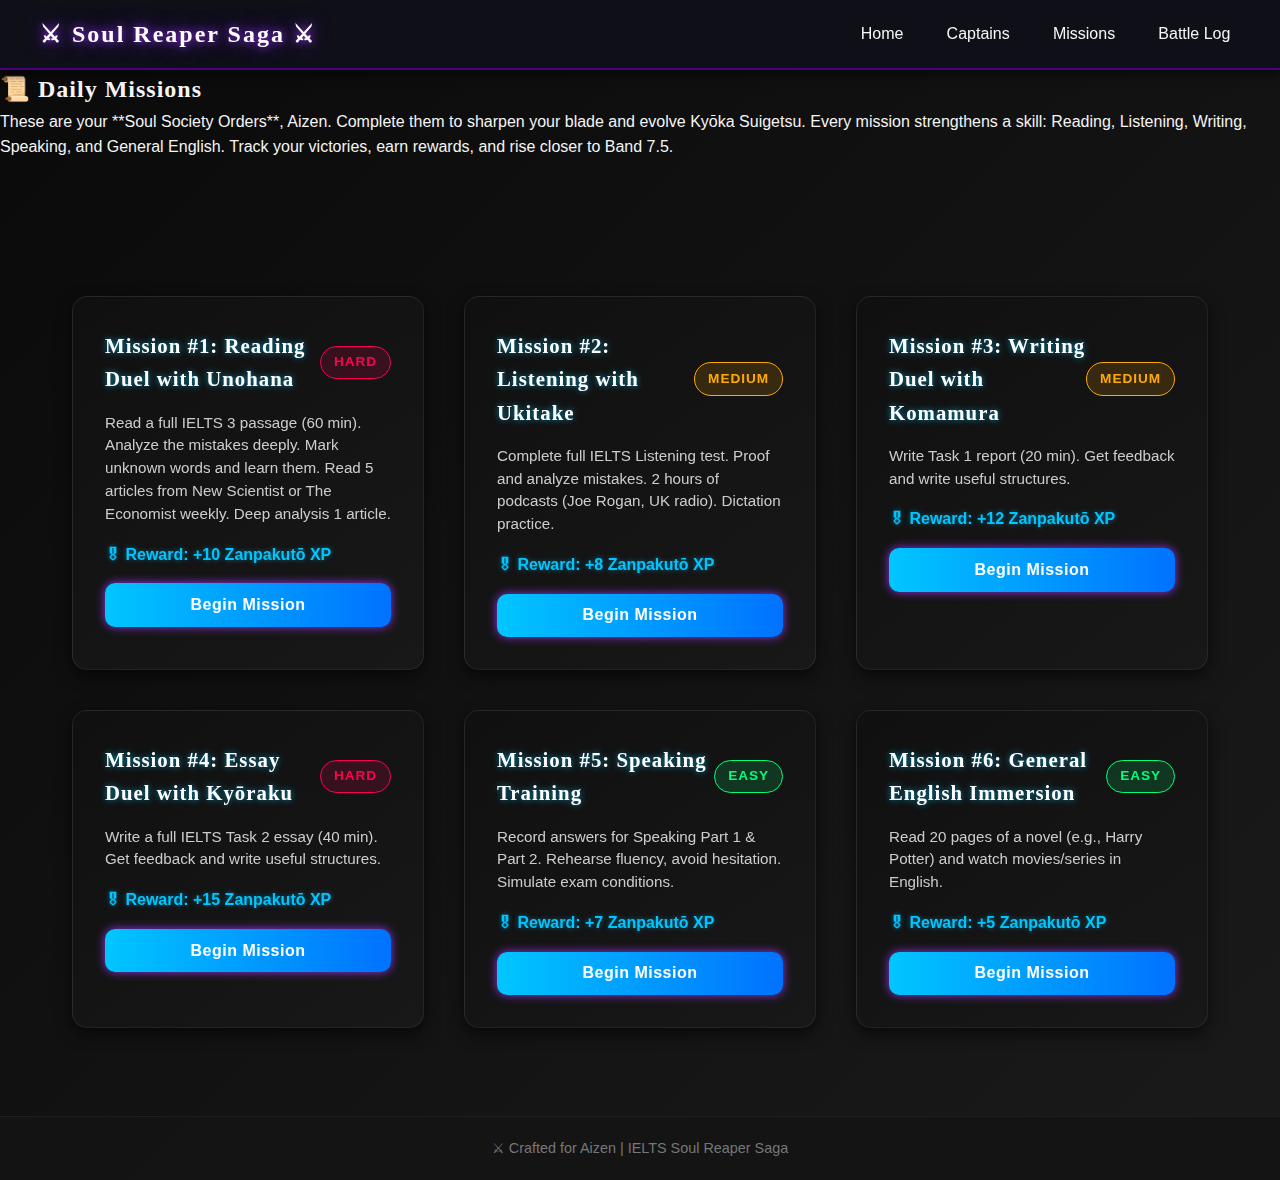
<file: missions.html>
<!DOCTYPE html>
<html lang="en">
<head>
  <meta charset="UTF-8" />
  <meta name="viewport" content="width=device-width, initial-scale=1.0"/>
  <title>Soul Reaper Missions | IELTS Saga</title>
  <link rel="stylesheet" href="css/style.css">
</head>
<body>
  <!-- ============================
       NAVIGATION
  ============================ -->
  <header>
    <nav class="navbar">
      <h1 class="logo">⚔ Soul Reaper Saga ⚔</h1>
      <ul class="nav-links">
        <li><a href="index.html">Home</a></li>
        <li><a href="captains.html">Captains</a></li>
        <li><a href="missions.html" class="active">Missions</a></li>
        <li><a href="battle-log.html">Battle Log</a></li>
      </ul>
    </nav>
  </header>

  <!-- ============================
       PAGE INTRO
  ============================ -->
  <section class="intro">
    <h2>📜 Daily Missions</h2>
    <p>
      These are your **Soul Society Orders**, Aizen. Complete them to sharpen your blade and evolve 
      <span class="highlight">Kyōka Suigetsu</span>. Every mission strengthens a skill: Reading, Listening, Writing, Speaking, and General English. 
      Track your victories, earn rewards, and rise closer to Band 7.5.
    </p>
  </section>

  <!-- ============================
       MISSION LIST
  ============================ -->
  <main class="missions-container">
    <!-- Mission 1 -->
    <article class="mission-card">
      <div class="mission-header">
        <h3>Mission #1: Reading Duel with Unohana</h3>
        <span class="difficulty hard">Hard</span>
      </div>
      <p>
        Read a full IELTS 3 passage (60 min). Analyze the mistakes deeply. Mark unknown words and learn them.
        Read 5 articles from New Scientist or The Economist weekly. Deep analysis 1 article.
      </p>
      <div class="reward">🎖 Reward: +10 Zanpakutō XP</div>
      <button class="btn start-mission" data-mission="reading">Begin Mission</button>
    </article>

    <!-- Mission 2 -->
    <article class="mission-card">
      <div class="mission-header">
        <h3>Mission #2: Listening with Ukitake</h3>
        <span class="difficulty medium">Medium</span>
      </div>
      <p>
        Complete full IELTS Listening test. Proof and analyze mistakes. 2 hours of podcasts (Joe Rogan, UK radio). Dictation practice.
      </p>
      <div class="reward">🎖 Reward: +8 Zanpakutō XP</div>
      <button class="btn start-mission" data-mission="listening">Begin Mission</button>
    </article>

    <!-- Mission 3 -->
    <article class="mission-card">
      <div class="mission-header">
        <h3>Mission #3: Writing Duel with Komamura</h3>
        <span class="difficulty medium">Medium</span>
      </div>
      <p>
        Write Task 1 report (20 min). Get feedback and write useful structures.
      <div class="reward">🎖 Reward: +12 Zanpakutō XP</div>
      <button class="btn start-mission" data-mission="writing1">Begin Mission</button>
    </article>

    <!-- Mission 4 -->
    <article class="mission-card">
      <div class="mission-header">
        <h3>Mission #4: Essay Duel with Kyōraku</h3>
        <span class="difficulty hard">Hard</span>
      </div>
      <p>
        Write a full IELTS Task 2 essay (40 min). Get feedback and write useful structures.
      </p>
      <div class="reward">🎖 Reward: +15 Zanpakutō XP</div>
      <button class="btn start-mission" data-mission="writing2">Begin Mission</button>
    </article>

    <!-- Mission 5 -->
    <article class="mission-card">
      <div class="mission-header">
        <h3>Mission #5: Speaking Training</h3>
        <span class="difficulty easy">Easy</span>
      </div>
      <p>
        Record answers for Speaking Part 1 & Part 2. Rehearse fluency, avoid hesitation. 
        Simulate exam conditions.
      </p>
      <div class="reward">🎖 Reward: +7 Zanpakutō XP</div>
      <button class="btn start-mission" data-mission="speaking">Begin Mission</button>
    </article>

    <!-- Mission 6 -->
    <article class="mission-card">
      <div class="mission-header">
        <h3>Mission #6: General English Immersion</h3>
        <span class="difficulty easy">Easy</span>
      </div>
      <p>
        Read 20 pages of a novel (e.g., Harry Potter) and watch movies/series in English.
      </p>
      <div class="reward">🎖 Reward: +5 Zanpakutō XP</div>
      <button class="btn start-mission" data-mission="immersion">Begin Mission</button>
    </article>
  </main>

  <!-- ============================
       FOOTER
  ============================ -->
  <footer>
    <p>⚔ Crafted for Aizen | IELTS Soul Reaper Saga</p>
  </footer>

  <script src="js/main.js"></script>
</body>
</html>
</file>
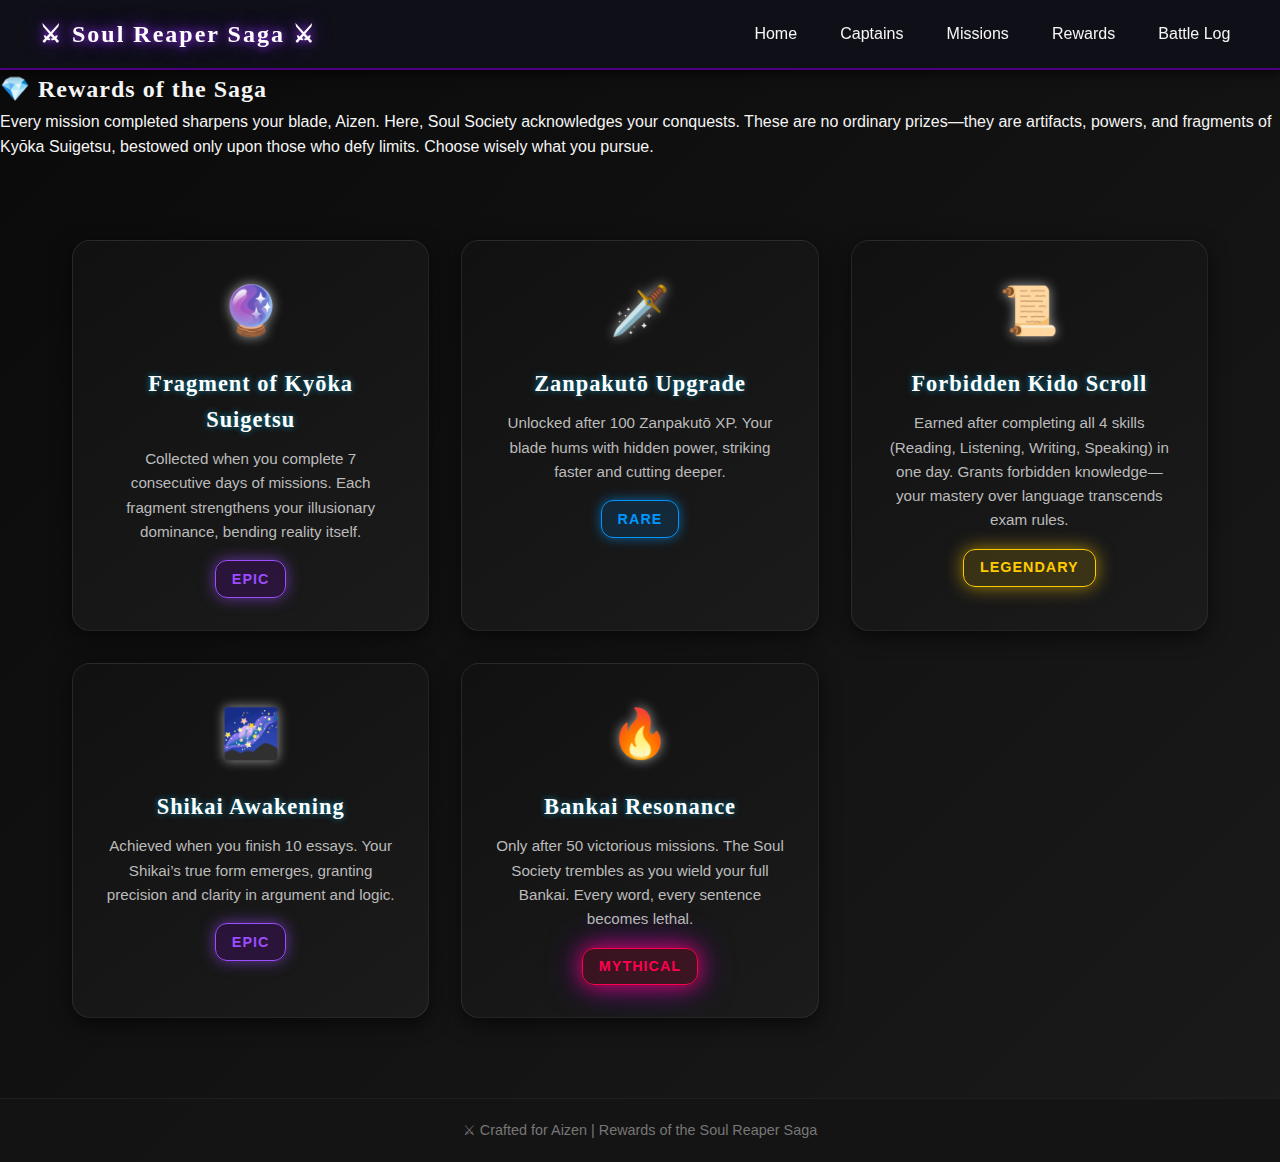
<file: rewards.html>
<!DOCTYPE html>
<html lang="en">
<head>
  <meta charset="UTF-8" />
  <meta name="viewport" content="width=device-width, initial-scale=1.0"/>
  <title>Rewards | Soul Reaper Saga</title>
  <link rel="stylesheet" href="css/style.css">
</head>
<body>
  <!-- ============================
       NAVIGATION
  ============================ -->
  <header>
    <nav class="navbar">
      <h1 class="logo">⚔ Soul Reaper Saga ⚔</h1>
      <ul class="nav-links">
        <li><a href="index.html">Home</a></li>
        <li><a href="captains.html">Captains</a></li>
        <li><a href="missions.html">Missions</a></li>
        <li><a href="reward.html" class="active">Rewards</a></li>
        <li><a href="battle-log.html">Battle Log</a></li>
      </ul>
    </nav>
  </header>

  <!-- ============================
       PAGE INTRO
  ============================ -->
  <section class="intro">
    <h2>💎 Rewards of the Saga</h2>
    <p>
      Every mission completed sharpens your blade, Aizen. Here, Soul Society acknowledges your conquests. 
      These are no ordinary prizes—they are <span class="highlight">artifacts, powers, and fragments of Kyōka Suigetsu</span>, 
      bestowed only upon those who defy limits. Choose wisely what you pursue.
    </p>
  </section>

  <!-- ============================
       REWARDS LIST
  ============================ -->
  <main class="rewards-container">
    <!-- Reward 1 -->
    <article class="reward-card">
      <div class="reward-icon">🔮</div>
      <h3>Fragment of Kyōka Suigetsu</h3>
      <p>
        Collected when you complete 7 consecutive days of missions.  
        Each fragment strengthens your illusionary dominance, bending reality itself.
      </p>
      <div class="reward-tier epic">Epic</div>
    </article>

    <!-- Reward 2 -->
    <article class="reward-card">
      <div class="reward-icon">🗡️</div>
      <h3>Zanpakutō Upgrade</h3>
      <p>
        Unlocked after 100 Zanpakutō XP.  
        Your blade hums with hidden power, striking faster and cutting deeper.
      </p>
      <div class="reward-tier rare">Rare</div>
    </article>

    <!-- Reward 3 -->
    <article class="reward-card">
      <div class="reward-icon">📜</div>
      <h3>Forbidden Kido Scroll</h3>
      <p>
        Earned after completing all 4 skills (Reading, Listening, Writing, Speaking) in one day.  
        Grants forbidden knowledge—your mastery over language transcends exam rules.
      </p>
      <div class="reward-tier legendary">Legendary</div>
    </article>

    <!-- Reward 4 -->
    <article class="reward-card">
      <div class="reward-icon">🌌</div>
      <h3>Shikai Awakening</h3>
      <p>
        Achieved when you finish 10 essays.  
        Your Shikai’s true form emerges, granting precision and clarity in argument and logic.
      </p>
      <div class="reward-tier epic">Epic</div>
    </article>

    <!-- Reward 5 -->
    <article class="reward-card">
      <div class="reward-icon">🔥</div>
      <h3>Bankai Resonance</h3>
      <p>
        Only after 50 victorious missions.  
        The Soul Society trembles as you wield your full Bankai. Every word, every sentence becomes lethal.
      </p>
      <div class="reward-tier mythical">Mythical</div>
    </article>
  </main>

  <!-- ============================
       FOOTER
  ============================ -->
  <footer>
    <p>⚔ Crafted for Aizen | Rewards of the Soul Reaper Saga</p>
  </footer>
</body>
</html>
</file>
<file: css/style.css>
/* === GLOBAL RESET === */
* {
  margin: 0;
  padding: 0;
  box-sizing: border-box;
}

body.dark-theme {
  font-family: 'Segoe UI', Tahoma, Geneva, Verdana, sans-serif;
  background: linear-gradient(135deg, #0a0a0f, #1a1a2e);
  color: #e0e0e0;
  line-height: 1.6;
  overflow-x: hidden;
}

/* === NAVBAR === */
.navbar {
  display: flex;
  justify-content: space-between;
  align-items: center;
  padding: 1rem 2rem;
  background: rgba(0, 0, 0, 0.7);
  border-bottom: 2px solid #6419e6;
  position: sticky;
  top: 0;
  z-index: 1000;
}

.navbar .logo {
  font-size: 1.5rem;
  font-weight: bold;
  color: #a855f7;
  text-shadow: 0 0 8px #9333ea, 0 0 20px #5b21b6;
}

.navbar nav a {
  margin-left: 1.5rem;
  text-decoration: none;
  color: #e0e0e0;
  transition: 0.3s;
  font-weight: 500;
}

.navbar nav a:hover,
.navbar nav a.active {
  color: #a855f7;
  text-shadow: 0 0 8px #9333ea, 0 0 20px #5b21b6;
}

/* === HERO SECTION === */
.hero {
  position: relative;
  height: 70vh;
  display: flex;
  align-items: center;
  justify-content: center;
  text-align: center;
  background: url('../assets/images/bleach-bg.jpg') center/cover no-repeat;
  overflow: hidden;
}

.hero-content h1 {
  font-size: 3rem;
  color: #fff;
  text-shadow: 0 0 15px #9333ea, 0 0 30px #5b21b6;
  animation: pulse 3s infinite;
}

.hero-content p {
  margin: 1rem 0;
  font-size: 1.2rem;
  color: #d1d5db;
}

.btn {
  background: linear-gradient(45deg, #9333ea, #5b21b6);
  border: none;
  color: #fff;
  padding: 0.8rem 1.5rem;
  border-radius: 10px;
  font-size: 1rem;
  cursor: pointer;
  transition: all 0.3s ease;
  box-shadow: 0 0 10px #9333ea;
}

.btn:hover {
  transform: scale(1.1);
  box-shadow: 0 0 20px #9333ea, 0 0 40px #5b21b6;
}

.aura {
  position: absolute;
  width: 300px;
  height: 300px;
  background: radial-gradient(circle, rgba(147,51,234,0.3) 0%, transparent 70%);
  border-radius: 50%;
  animation: auraPulse 6s infinite alternate;
  pointer-events: none;
}

@keyframes auraPulse {
  from { transform: scale(1); opacity: 0.6; }
  to { transform: scale(1.5); opacity: 0.2; }
}

@keyframes pulse {
  0%, 100% { text-shadow: 0 0 15px #9333ea, 0 0 30px #5b21b6; }
  50% { text-shadow: 0 0 30px #9333ea, 0 0 60px #5b21b6; }
}

/* === DASHBOARD === */
.dashboard {
  padding: 3rem 2rem;
  background: rgba(20, 20, 30, 0.9);
}

.dashboard h2 {
  font-size: 2rem;
  margin-bottom: 2rem;
  text-align: center;
  color: #a855f7;
}

.progress-grid {
  display: grid;
  grid-template-columns: repeat(auto-fit, minmax(220px, 1fr));
  gap: 1.5rem;
}

.progress-card {
  background: rgba(30, 30, 50, 0.8);
  border-radius: 15px;
  padding: 1.5rem;
  text-align: center;
  box-shadow: 0 0 10px rgba(147,51,234,0.4);
  transition: transform 0.3s ease, box-shadow 0.3s ease;
}

.progress-card:hover {
  transform: translateY(-8px);
  box-shadow: 0 0 20px rgba(147,51,234,0.8);
}

.progress-bar {
  height: 12px;
  background: #2e2e3e;
  border-radius: 10px;
  margin: 1rem 0;
  overflow: hidden;
}

.progress-bar span {
  display: block;
  height: 100%;
  background: linear-gradient(90deg, #9333ea, #5b21b6);
  border-radius: 10px;
  animation: growBar 1.5s ease-out;
}

@keyframes growBar {
  from { width: 0; }
  to { width: inherit; }
}

/* === REWARDS PREVIEW === */
.rewards-preview {
  padding: 3rem 2rem;
  background: #0f0f17;
  text-align: center;
}

.rewards-preview h2 {
  color: #a855f7;
  margin-bottom: 1.5rem;
}

.reward-grid {
  display: flex;
  justify-content: center;
  gap: 1.5rem;
  flex-wrap: wrap;
}

.reward-card {
  background: rgba(40, 40, 60, 0.8);
  padding: 1rem 2rem;
  border-radius: 12px;
  color: #e0e0e0;
  box-shadow: 0 0 10px rgba(0,0,0,0.6);
  transition: transform 0.3s ease, box-shadow 0.3s ease;
}

.reward-card.unlocked {
  border: 2px solid #a855f7;
  color: #fff;
}

.reward-card.glow {
  animation: glowPulse 2s infinite;
}

@keyframes glowPulse {
  0%, 100% { box-shadow: 0 0 15px #9333ea, 0 0 30px #5b21b6; }
  50% { box-shadow: 0 0 30px #9333ea, 0 0 60px #5b21b6; }
}

.reward-card:hover {
  transform: scale(1.1);
  box-shadow: 0 0 25px rgba(147,51,234,0.7);
}

/* === FOOTER === */
footer {
  padding: 1.5rem;
  background: #0a0a0f;
  text-align: center;
  font-size: 0.9rem;
  border-top: 2px solid #6419e6;
}


/* === PAGE TRANSITIONS === */
body.fade-in {
  animation: fadeIn 0.5s forwards;
}
body.fade-out {
  animation: fadeOut 0.5s forwards;
}
@keyframes fadeIn { from { opacity: 0 } to { opacity: 1 } }
@keyframes fadeOut { from { opacity: 1 } to { opacity: 0 } }

/* === REWARD POPUP === */
.reward-popup {
  position: fixed;
  top: 50%;
  left: 50%;
  transform: translate(-50%, -50%) scale(0.8);
  background: rgba(30, 30, 50, 0.95);
  border: 2px solid #9333ea;
  padding: 2rem;
  border-radius: 15px;
  text-align: center;
  opacity: 0;
  z-index: 2000;
  transition: all 0.5s ease;
  color: #fff;
}
.reward-popup.show {
  opacity: 1;
  transform: translate(-50%, -50%) scale(1);
  box-shadow: 0 0 20px #9333ea, 0 0 40px #5b21b6;
}
.reward-popup h2 {
  margin-bottom: 0.5rem;
  color: #a855f7;
  text-shadow: 0 0 10px #9333ea;
}
/* ==== Global Theme ==== */
body.dark-theme {
  background: #0e0e14;
  color: #e4e4f0;
  font-family: "Segoe UI", Tahoma, Geneva, Verdana, sans-serif;
  margin: 0;
  padding: 0;
}

h1, h2, h3 {
  font-family: "Cinzel", serif;
  letter-spacing: 1px;
}

/* ==== Navbar ==== */
.navbar {
  background: #181822;
  padding: 1rem 2rem;
  display: flex;
  justify-content: space-between;
  align-items: center;
  border-bottom: 2px solid #6a00ff;
}

.navbar .logo {
  font-size: 1.3rem;
  color: #caa7ff;
  font-weight: bold;
}

.navbar nav a {
  margin-left: 1.5rem;
  text-decoration: none;
  color: #ccc;
  transition: 0.3s;
}

.navbar nav a:hover,
.navbar nav a.active {
  color: #fff;
  text-shadow: 0 0 8px #9d6bff;
}

/* ==== Hero ==== */
.hero {
  text-align: center;
  padding: 2rem;
  background: linear-gradient(to bottom, #1a1a27, #0e0e14);
}

.hero h1 {
  font-size: 2rem;
  color: #b48fff;
}

.hero p {
  color: #bbb;
  margin-top: 0.5rem;
}

/* ==== Captains Grid ==== */
.captains-grid {
  padding: 2rem;
}

.captains-grid h2 {
  text-align: center;
  margin-bottom: 2rem;
  font-size: 1.8rem;
  color: #d8bfff;
}

.captains-grid {
  display: grid;
  grid-template-columns: repeat(auto-fit, minmax(260px, 1fr));
  gap: 1.5rem;
}

.captain-card {
  background: #191924;
  padding: 1.5rem;
  border-radius: 12px;
  border: 1px solid #3c2c54;
  box-shadow: 0 0 10px rgba(106, 0, 255, 0.2);
  transition: transform 0.3s, box-shadow 0.3s;
  position: relative;
  overflow: hidden;
}

.captain-card h3 {
  color: #9d6bff;
  margin-bottom: 0.5rem;
}

.captain-card .desc {
  font-size: 0.9rem;
  color: #aaa;
  margin-bottom: 0.8rem;
}

.captain-card:hover {
  transform: translateY(-8px);
  box-shadow: 0 0 25px rgba(157, 107, 255, 0.6);
}

/* ==== Progress Bars ==== */
.progress-bar {
  background: #333;
  border-radius: 6px;
  height: 14px;
  margin-top: 0.5rem;
  overflow: hidden;
}

.progress-bar span {
  display: block;
  height: 100%;
  background: linear-gradient(90deg, #6a00ff, #b48fff);
  width: 0;
  animation: fillBar 2s forwards;
  border-radius: 6px;
  box-shadow: 0 0 8px #6a00ff;
}

@keyframes fillBar {
  from { width: 0; }
  to { width: inherit; }
}

/* ==== Final Conquest ==== */
.ascension {
  margin: 3rem auto;
  text-align: center;
  padding: 2rem;
  background: radial-gradient(circle at center, rgba(106,0,255,0.2), transparent);
  border: 2px solid #6a00ff;
  border-radius: 14px;
  max-width: 800px;
  box-shadow: 0 0 25px rgba(106,0,255,0.5);
  position: relative;
}

.ascension h2 {
  font-size: 1.6rem;
  color: #e4d4ff;
  margin-bottom: 1rem;
}

.ascension p {
  color: #cfcfcf;
  margin-bottom: 1rem;
}

.ascension .progress-bar span {
  background: linear-gradient(90deg, #ff00ff, #6a00ff);
  box-shadow: 0 0 12px #ff00ff;
}
/* ================================
   Global Reset & Base
================================ */
* {
  margin: 0;
  padding: 0;
  box-sizing: border-box;
}

body {
  font-family: 'Segoe UI', Tahoma, Geneva, Verdana, sans-serif;
  background: linear-gradient(135deg, #0a0a0a, #1a1a1a);
  color: #f5f5f5;
  min-height: 100vh;
  display: flex;
  flex-direction: column;
  line-height: 1.6;
  transition: background 0.4s ease-in-out;
}

a {
  color: inherit;
  text-decoration: none;
  transition: color 0.3s;
}

a:hover {
  color: #00c6ff;
}

/* ================================
   Navbar
================================ */
.navbar {
  display: flex;
  justify-content: space-between;
  align-items: center;
  padding: 1rem 2rem;
  background: rgba(20, 20, 20, 0.95);
  box-shadow: 0 4px 10px rgba(0, 0, 0, 0.6);
  position: sticky;
  top: 0;
  z-index: 999;
  backdrop-filter: blur(8px);
}

.navbar h1 {
  font-size: 1.8rem;
  font-weight: 700;
  color: #00c6ff;
  letter-spacing: 2px;
}

.nav-links {
  list-style: none;
  display: flex;
  gap: 1.5rem;
}

.nav-links li {
  position: relative;
}

.nav-links a {
  font-size: 1rem;
  font-weight: 500;
  padding: 0.4rem 0.6rem;
  border-radius: 6px;
  transition: background 0.3s, transform 0.2s;
}

.nav-links a:hover {
  background: rgba(0, 198, 255, 0.2);
  transform: translateY(-2px);
}

/* ================================
   Hero Section (Index)
================================ */
.hero {
  text-align: center;
  padding: 4rem 2rem;
  background: url('../images/hero-bg.jpg') center/cover no-repeat fixed;
  color: #fff;
  animation: fadeIn 1.5s ease-in-out;
}

.hero h2 {
  font-size: 2.5rem;
  margin-bottom: 1rem;
  text-shadow: 0 0 15px #00c6ff;
}

.hero p {
  font-size: 1.2rem;
  opacity: 0.9;
}

/* ================================
   Captain Cards (captains.html)
================================ */
.captains {
  display: grid;
  grid-template-columns: repeat(auto-fit, minmax(260px, 1fr));
  gap: 2rem;
  padding: 3rem;
}

.card {
  background: linear-gradient(145deg, #101010, #181818);
  border: 1px solid rgba(255, 255, 255, 0.08);
  border-radius: 15px;
  padding: 2rem;
  text-align: center;
  position: relative;
  overflow: hidden;
  box-shadow: 0 10px 20px rgba(0, 0, 0, 0.7);
  transition: transform 0.4s ease, box-shadow 0.4s ease;
}

.card:hover {
  transform: translateY(-10px) scale(1.02);
  box-shadow: 0 20px 40px rgba(0, 198, 255, 0.3);
}

.card h3 {
  font-size: 1.5rem;
  color: #00c6ff;
  margin-bottom: 0.8rem;
}

.card p {
  font-size: 1rem;
  opacity: 0.85;
}

/* Glow border effect */
.card::before {
  content: '';
  position: absolute;
  inset: 0;
  border-radius: 15px;
  padding: 2px;
  background: linear-gradient(45deg, #00c6ff, #ff0080, #00ff95, #ffcc00);
  -webkit-mask: linear-gradient(#fff 0 0) content-box, linear-gradient(#fff 0 0);
  mask: linear-gradient(#fff 0 0) content-box, linear-gradient(#fff 0 0);
  -webkit-mask-composite: xor;
  mask-composite: exclude;
  opacity: 0;
  transition: opacity 0.5s;
}

.card:hover::before {
  opacity: 1;
}

/* ================================
   Battle Log (battle-log.html)
================================ */
.battle-log {
  padding: 3rem;
  max-width: 1000px;
  margin: auto;
}

.log-entry {
  background: #111;
  border-left: 5px solid #00c6ff;
  padding: 1.5rem;
  margin-bottom: 1.5rem;
  border-radius: 10px;
  box-shadow: 0 6px 15px rgba(0, 0, 0, 0.5);
  transition: transform 0.3s;
}

.log-entry:hover {
  transform: translateX(8px);
}

.log-entry h4 {
  color: #ffcc00;
  margin-bottom: 0.5rem;
  font-size: 1.2rem;
}

.log-entry p {
  color: #e0e0e0;
  font-size: 1rem;
}

/* ================================
   Footer
================================ */
footer {
  text-align: center;
  padding: 1.5rem;
  background: rgba(20, 20, 20, 0.95);
  font-size: 0.9rem;
  color: #999;
  margin-top: auto;
  border-top: 1px solid rgba(255, 255, 255, 0.05);
}

/* ================================
   Animations
================================ */
@keyframes fadeIn {
  from { opacity: 0; transform: translateY(15px); }
  to { opacity: 1; transform: translateY(0); }
}
/* ================================
   Add Log Form (battle-log.html)
================================ */
.add-log {
  max-width: 800px;
  margin: 3rem auto;
  padding: 2rem;
  background: linear-gradient(145deg, #101010, #181818);
  border-radius: 15px;
  box-shadow: 0 8px 20px rgba(0, 0, 0, 0.6);
  border: 1px solid rgba(255, 255, 255, 0.05);
  animation: fadeIn 1s ease-in-out;
}

.add-log h2 {
  font-size: 1.8rem;
  margin-bottom: 1.5rem;
  text-align: center;
  color: #00c6ff;
  text-shadow: 0 0 8px rgba(0, 198, 255, 0.7);
}

/* Labels */
.add-log label {
  display: block;
  margin: 0.8rem 0 0.4rem;
  font-weight: 600;
  color: #ddd;
  letter-spacing: 0.5px;
}

/* Inputs & Textarea */
.add-log input,
.add-log textarea {
  width: 100%;
  padding: 0.9rem 1rem;
  border-radius: 8px;
  border: 1px solid rgba(255, 255, 255, 0.1);
  background: #121212;
  color: #f5f5f5;
  font-size: 1rem;
  transition: border 0.3s, box-shadow 0.3s;
}

.add-log input:focus,
.add-log textarea:focus {
  border: 1px solid #00c6ff;
  outline: none;
  box-shadow: 0 0 10px rgba(0, 198, 255, 0.4);
}

/* Button */
.add-log .btn {
  margin-top: 1.5rem;
  padding: 0.9rem 1.5rem;
  background: linear-gradient(90deg, #00c6ff, #0072ff);
  border: none;
  border-radius: 8px;
  font-size: 1rem;
  font-weight: bold;
  color: #fff;
  cursor: pointer;
  display: inline-block;
  width: 100%;
  text-align: center;
  transition: transform 0.3s, box-shadow 0.3s;
}

.add-log .btn:hover {
  transform: translateY(-3px);
  box-shadow: 0 8px 20px rgba(0, 198, 255, 0.5);
}

/* ================================
   MISSIONS PAGE
   Tactical Orders from Soul Society
================================ */

/* Container */
.missions-container {
  max-width: 1200px;
  margin: 6rem auto 3rem auto; /* extra top margin so navbar never overlaps */
  padding: 2.5rem 2rem; /* more breathing room inside container */
  display: grid;
  grid-template-columns: repeat(auto-fit, minmax(320px, 1fr));
  gap: 2.5rem; /* larger gap prevents hover overlap */
  animation: fadeIn 1.2s ease-in-out;
}

/* Mission Card */
.mission-card {
  background: linear-gradient(145deg, #101010, #181818);
  border-radius: 15px;
  padding: 2rem;
  border: 1px solid rgba(255, 255, 255, 0.08);
  box-shadow: 0 6px 16px rgba(0, 0, 0, 0.6);
  transition: transform 0.3s ease, box-shadow 0.3s ease;
  position: relative;
  overflow: hidden; /* contain pseudo glow */
  isolation: isolate; /* keeps z-index stacking clean */
  transform-origin: center; /* avoids layout shift */
  will-change: transform, box-shadow;
}

.mission-card:hover {
  transform: translateY(-8px) scale(1.02);
  box-shadow: 0 10px 30px rgba(0, 198, 255, 0.3);
}

/* Mission Header */
.mission-header {
  display: flex;
  justify-content: space-between;
  align-items: center;
  margin-bottom: 1rem;
}

.mission-card h3 {
  font-size: 1.3rem;
  color: #fff;
  text-shadow: 0 0 6px rgba(0, 198, 255, 0.7);
}

/* Difficulty Badges */
.difficulty {
  font-size: 0.85rem;
  font-weight: bold;
  padding: 0.3rem 0.8rem;
  border-radius: 20px;
  text-transform: uppercase;
  letter-spacing: 1px;
}

.difficulty.easy {
  background: rgba(0, 255, 120, 0.15);
  color: #00ff78;
  border: 1px solid #00ff78;
}

.difficulty.medium {
  background: rgba(255, 170, 0, 0.15);
  color: #ffaa00;
  border: 1px solid #ffaa00;
}

.difficulty.hard {
  background: rgba(255, 0, 80, 0.15);
  color: #ff0050;
  border: 1px solid #ff0050;
}

/* Mission Description */
.mission-card p {
  font-size: 0.95rem;
  color: #ccc;
  margin-bottom: 1rem;
  line-height: 1.5;
}

/* Reward */
.reward {
  margin-bottom: 1rem;
  font-weight: bold;
  color: #00c6ff;
  text-shadow: 0 0 5px rgba(0, 198, 255, 0.5);
}

/* Start Button */
.mission-card .btn {
  width: 100%;
  padding: 0.8rem;
  background: linear-gradient(90deg, #00c6ff, #0072ff);
  border: none;
  border-radius: 10px;
  color: #fff;
  font-size: 1rem;
  font-weight: 600;
  letter-spacing: 0.5px;
  cursor: pointer;
  transition: transform 0.2s ease, box-shadow 0.3s ease;
}

.mission-card .btn:hover {
  transform: scale(1.05);
  box-shadow: 0 0 18px rgba(0, 198, 255, 0.6);
}

/* Glow Border Animation (ADHD-friendly reward feedback) */
.mission-card::before {
  content: "";
  position: absolute;
  top: -2px;
  left: -2px;
  right: -2px;
  bottom: -2px;
  background: linear-gradient(45deg, #00c6ff, #0072ff, #ff0050, #ffaa00);
  border-radius: 15px;
  background-size: 400%;
  filter: blur(12px);
  opacity: 0;
  transition: opacity 0.4s ease-in-out;
  z-index: 0; /* glow stays inside card */
}
.mission-card:hover::before {
  opacity: 1;
  animation: glowing-border 10s linear infinite;
}
.mission-card * {
  position: relative;
  z-index: 1; /* keeps content above glow */
}

/* Keyframes */
@keyframes glowing-border {
  0% { background-position: 0% 50%; }
  50% { background-position: 100% 50%; }
  100% { background-position: 0% 50%; }
}

/* ================================
   REWARDS PAGE
   Soul Reaper Artifacts
================================ */

.rewards-container {
  max-width: 1200px;
  margin: 3rem auto;
  padding: 2rem;
  display: grid;
  grid-template-columns: repeat(auto-fit, minmax(320px, 1fr));
  gap: 2rem;
  animation: fadeIn 1.2s ease-in-out;
}

/* Reward Card */
.reward-card {
  background: linear-gradient(145deg, #111, #1b1b1b);
  border-radius: 18px;
  padding: 2rem;
  text-align: center;
  border: 1px solid rgba(255, 255, 255, 0.08);
  box-shadow: 0 6px 20px rgba(0, 0, 0, 0.6);
  position: relative;
  overflow: hidden;
  transition: transform 0.3s ease, box-shadow 0.3s ease;
  cursor: pointer;
}

.reward-card:hover {
  transform: translateY(-8px) scale(1.03);
  box-shadow: 0 10px 30px rgba(0, 198, 255, 0.3);
}

/* Reward Icon */
.reward-icon {
  font-size: 3rem;
  margin-bottom: 1rem;
  animation: float 3s ease-in-out infinite;
  color: #fff;
  text-shadow: 0 0 12px rgba(255, 255, 255, 0.6);
}

/* Reward Title */
.reward-card h3 {
  font-size: 1.4rem;
  margin-bottom: 0.6rem;
  color: #fff;
  text-shadow: 0 0 6px rgba(0, 198, 255, 0.6);
}

/* Reward Description */
.reward-card p {
  font-size: 0.95rem;
  color: #bbb;
  margin-bottom: 1rem;
  line-height: 1.6;
}

/* Reward Tiers */
.reward-tier {
  font-size: 0.9rem;
  font-weight: bold;
  padding: 0.4rem 1rem;
  border-radius: 12px;
  display: inline-block;
  text-transform: uppercase;
  letter-spacing: 1px;
}

.reward-tier.rare {
  background: rgba(0, 150, 255, 0.15);
  color: #0096ff;
  border: 1px solid #0096ff;
  box-shadow: 0 0 12px rgba(0, 150, 255, 0.6);
}

.reward-tier.epic {
  background: rgba(150, 0, 255, 0.15);
  color: #9b4dff;
  border: 1px solid #9b4dff;
  box-shadow: 0 0 15px rgba(155, 77, 255, 0.6);
}

.reward-tier.legendary {
  background: rgba(255, 200, 0, 0.15);
  color: #ffcc00;
  border: 1px solid #ffcc00;
  box-shadow: 0 0 18px rgba(255, 200, 0, 0.6);
}

.reward-tier.mythical {
  background: rgba(255, 0, 80, 0.15);
  color: #ff0050;
  border: 1px solid #ff0050;
  box-shadow: 0 0 20px rgba(255, 0, 80, 0.8), 0 0 35px rgba(150, 0, 255, 0.6);
}

/* Floating animation */
@keyframes float {
  0%, 100% { transform: translateY(0); }
  50% { transform: translateY(-6px); }
}

/* Fade In */
@keyframes fadeIn {
  from { opacity: 0; transform: translateY(20px); }
  to { opacity: 1; transform: translateY(0); }
}

/* ===========================
   Progress Bars
   =========================== */

.progress-bar {
  position: relative;
  width: 100%;
  height: 18px;
  background: rgba(255, 255, 255, 0.1); /* faint bar background */
  border: 2px solid rgba(255, 255, 255, 0.2);
  border-radius: 12px;
  overflow: hidden;
  box-shadow: inset 0 0 5px rgba(0,0,0,0.5);
}

.progress-bar span {
  display: block;
  height: 100%;
  border-radius: 12px;
  background: linear-gradient(90deg, #00c6ff, #0072ff); /* glowing blue energy */
  box-shadow: 0 0 12px rgba(0, 183, 255, 0.7), 0 0 24px rgba(0, 183, 255, 0.5);
  transition: width 0.8s ease-in-out; /* smooth animation */
}

/* Optional different styles per captain (if you want uniqueness) */
#listening-card .progress-bar span {
  background: linear-gradient(90deg, #6dd5ed, #2193b0);
  box-shadow: 0 0 12px #00eaff, 0 0 24px #0099ff;
}

#reading-card .progress-bar span {
  background: linear-gradient(90deg, #ff9966, #ff5e62);
  box-shadow: 0 0 12px #ff6347, 0 0 24px #ff4500;
}

#writing-card .progress-bar span {
  background: linear-gradient(90deg, #f7971e, #ffd200);
  box-shadow: 0 0 12px #ffd700, 0 0 24px #ffa500;
}

#speaking-card .progress-bar span {
  background: linear-gradient(90deg, #a18cd1, #fbc2eb);
  box-shadow: 0 0 12px #c77dff, 0 0 24px #a64dff;
}
/* captain image + card adjustments */
.captain-card {
  background: linear-gradient(145deg, #111016, #181824);
  border-radius: 12px;
  padding: 1rem;
  border: 1px solid rgba(130,80,220,0.12);
  box-shadow: 0 6px 18px rgba(0,0,0,0.6);
  display: flex;
  gap: 16px;
  align-items: flex-start;
  overflow: hidden;
}

.captain-img {
  width: 96px;
  height: 96px;
  border-radius: 10px;
  object-fit: cover;
  flex-shrink: 0;
  box-shadow: 0 6px 18px rgba(0,0,0,0.6), 0 0 12px rgba(150,80,255,0.12) inset;
}

.captain-body {
  flex: 1;
  min-width: 0;
}

.captain-card h3 {
  margin: 0 0 6px 0;
  color: #d8bfff;
}

.captain-card .desc {
  color: #bdb6d9;
  margin-bottom: 10px;
}

/* responsive: stack image above text on narrow screens */
@media (max-width: 700px) {
  .captain-card {
    flex-direction: column;
    align-items: center;
    text-align: center;
  }
  .captain-img {
    width: 140px;
    height: 140px;
    margin-bottom: 8px;
  }
  .captain-body { width: 100%; }
}
/* Background Video */
#bg-video {
  position: fixed;
  top: 0;
  left: 0;
  width: 100%;
  height: 100%;
  object-fit: cover;
  z-index: -2;
  filter: blur(6px);
}

/* Overlay */
.overlay {
  position: fixed;
  top: 0;
  left: 0;
  width: 100%;
  height: 100%;
  background: rgba(10, 0, 25, 0.55);
  z-index: -1;
  backdrop-filter: blur(4px);
}

/* Navbar */
.navbar {
  position: fixed;
  top: 0;
  left: 0;
  width: 100%;
  background: rgba(20, 0, 40, 0.8);
  backdrop-filter: blur(8px);
  padding: 15px 30px;
  display: flex;
  justify-content: space-between;
  align-items: center;
  z-index: 10;
}

.navbar .logo {
  font-size: 1.3rem;
  font-weight: bold;
  color: #fff;
}

.navbar nav a {
  color: #bbb;
  margin-left: 20px;
  text-decoration: none;
  transition: color 0.3s ease;
}

.navbar nav a.active,
.navbar nav a:hover {
  color: #fff;
}

* {
  margin: 0;
  padding: 0;
  box-sizing: border-box;
}

body.dark-theme {
  font-family: 'Roboto', sans-serif;
  background: #0b0b0f;
  color: #e0e0e0;
  display: flex;
  flex-direction: column;
  min-height: 100vh;
  position: relative;
  overflow-x: hidden;
  z-index: 0;
}

/* Background Video */
#bg-video {
  position: fixed;
  top: 0;
  left: 0;
  width: 100vw;
  height: 100vh;
  object-fit: cover;
  z-index: -100;
  filter: brightness(0.3) contrast(1.2);
}
.overlay {
  position: fixed;
  inset: 0;
  background: linear-gradient(180deg, rgba(0,0,0,0.6), rgba(0,0,0,0.95));
  z-index: -50;
}

/* Navigation */
.navbar {
  display: flex;
  justify-content: space-between;
  align-items: center;
  padding: 15px 40px;
  background: rgba(15,15,25,0.9);
  border-bottom: 2px solid #4b0082;
  z-index: 10;
  position: relative;
}
.navbar .logo {
  font-family: 'Cinzel Decorative', serif;
  font-size: 1.5rem;
  color: #fff;
}
.navbar nav a {
  margin-left: 20px;
  text-decoration: none;
  color: #ddd;
  transition: 0.3s;
}
.navbar nav a.active,
.navbar nav a:hover {
  color: #fff;
  border-bottom: 2px solid #4b0082;
}

/* Hero Section */
.hero {
  display: flex;
  align-items: center;
  justify-content: space-between;
  padding: 60px 80px;
  position: relative;
  z-index: 10;
}
.hero-profile {
  text-align: center;
  margin-right: 50px;
}
.hero-profile .avatar {
  width: 150px;
  border-radius: 50%;
  border: 3px solid #8a2be2;
  margin-bottom: 10px;
}
.hero-profile h3 {
  font-family: 'Cinzel Decorative', serif;
  color: #fff;
  margin-bottom: 5px;
}
.hero-profile .rank {
  color: #ffcc00;
  font-weight: bold;
}
.hero-content {
  max-width: 600px;
}
.hero-content h1 {
  font-family: 'Cinzel Decorative', serif;
  font-size: 2.5rem;
  margin-bottom: 15px;
  color: #fff;
}
.hero-content p {
  color: #ccc;
  margin-bottom: 20px;
  line-height: 1.5;
}
.start-btn {
  padding: 14px 28px;
  font-size: 1.1rem;
  border: none;
  border-radius: 8px;
  cursor: pointer;
  background: linear-gradient(90deg, #6a11cb, #2575fc);
  color: #fff;
  transition: 0.3s;
}
.start-btn:hover {
  transform: scale(1.05);
  box-shadow: 0 0 20px #2575fc;
}

/* Progress Grid */
.dashboard {
  padding: 40px 80px;
}
.dashboard h2 {
  font-family: 'Cinzel Decorative', serif;
  margin-bottom: 30px;
  color: #fff;
}
.progress-grid {
  display: grid;
  grid-template-columns: repeat(4, 1fr);
  gap: 25px;
}
.progress-card {
  background: rgba(25, 25, 40, 0.85);
  border-radius: 12px;
  padding: 25px;
  text-align: center;
  transition: 0.3s;
}
.progress-card:hover {
  transform: translateY(-5px);
  box-shadow: 0 0 25px rgba(75,0,130,0.6);
}
.progress-card h3 {
  margin-bottom: 15px;
  color: #ffcc00;
}
.progress-bar {
  background: #333;
  border-radius: 6px;
  height: 16px;
  overflow: hidden;
  margin-bottom: 10px;
}
.progress-bar span {
  display: block;
  height: 100%;
  background: linear-gradient(90deg, #6a11cb, #ffcc00);
}


.reward-card.unlocked {
  border: 2px solid #6a11cb;
  box-shadow: 0 0 15px #6a11cb;
}
.reward-card.epic {
  border: 2px solid #ff00ff;
  box-shadow: 0 0 18px #ff00ff;
}
.reward-card.legendary {
  border: 2px solid #ffd700;
  box-shadow: 0 0 20px #ffd700;
}
.reward-card:hover {
  transform: scale(1.05);
}
.reward-btn {
  display: inline-block;
  padding: 14px 28px;
  border-radius: 8px;
  text-decoration: none;
  background: linear-gradient(90deg,#ff512f,#dd2476);
  color: #fff;
  font-weight: bold;
  transition: 0.3s;
}
.reward-btn:hover {
  transform: scale(1.05);
  box-shadow: 0 0 20px #dd2476;
}

/* Footer */
footer {
  text-align: center;
  padding: 20px;
  color: #777;
}

/* Responsive */
@media(max-width:1300px){
  .hero { flex-direction: column; text-align:center; }
  .hero-profile { margin-right:0; margin-bottom:20px; }
  .progress-grid { grid-template-columns: repeat(2, 1fr); }
  .reward-grid { grid-template-columns: repeat(2, 1fr); }
}
@media(max-width:900px){
  .progress-grid, .reward-grid { grid-template-columns: 1fr; }
  .hero-content h1 { font-size: 2rem; }
  .start-btn, .reward-btn { width: 100%; }
}
</file>
